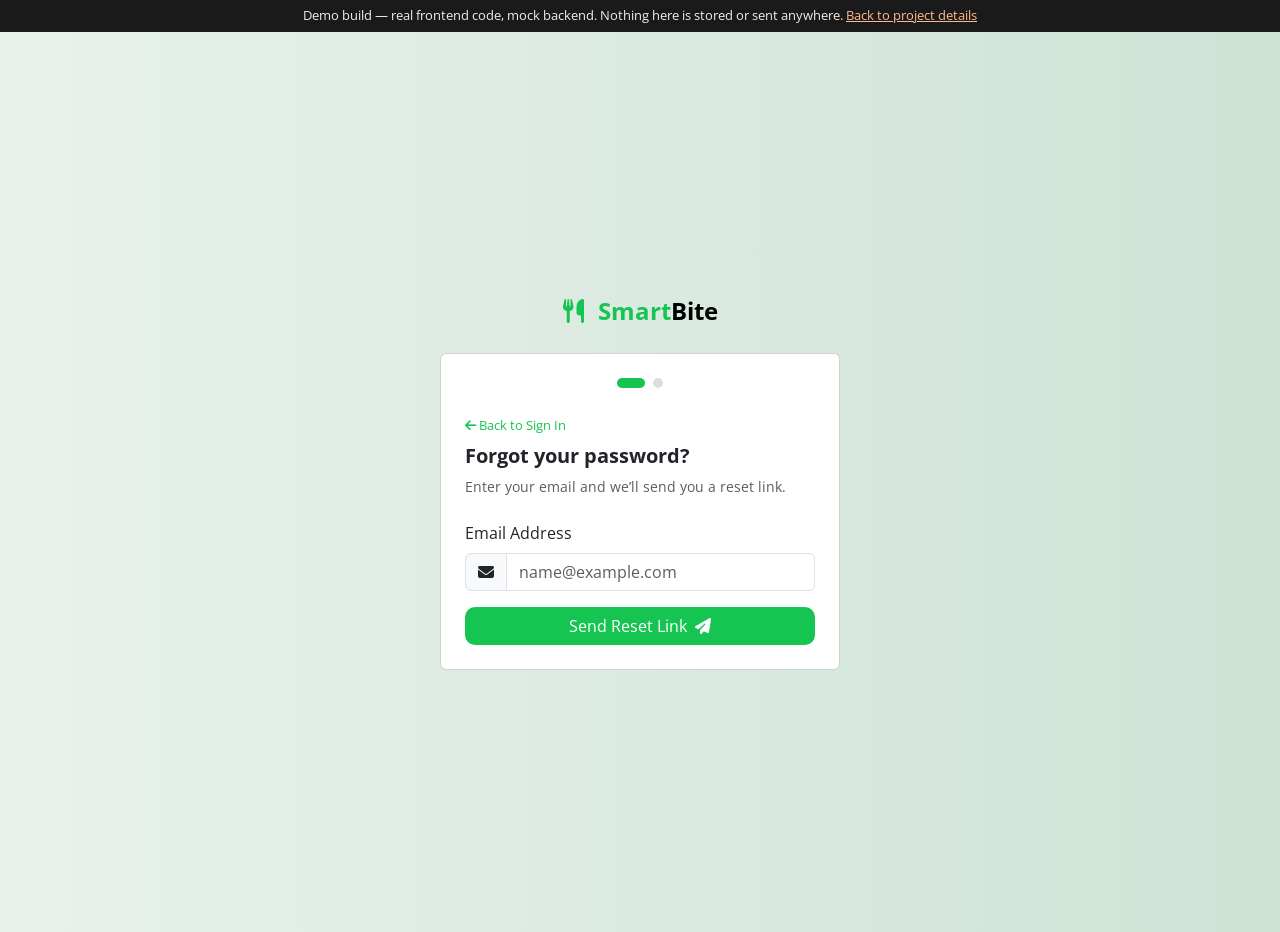
<file: forgot-password.html>
<!DOCTYPE html>
<html lang="fr">
<head>
  <meta charset="UTF-8" />
  <meta name="viewport" content="width=device-width, initial-scale=1.0" />
  <title>SmartBite - Forgot Password</title>

  <!-- Bootstrap -->
  <link href="https://cdn.jsdelivr.net/npm/bootstrap@5.3.2/dist/css/bootstrap.min.css" rel="stylesheet">
  <!-- Icons -->
  <link rel="stylesheet" href="https://cdnjs.cloudflare.com/ajax/libs/font-awesome/6.4.2/css/all.min.css">
  <!-- CSS -->
  <link rel="stylesheet" href="css/main.css">
  <link rel="stylesheet" href="css/auth.css">
  <style>
    .steps-indicator {
      display: flex;
      justify-content: center;
      gap: 8px;
      margin-bottom: 1.5rem;
    }
    .step-dot {
      width: 10px;
      height: 10px;
      border-radius: 50%;
      background: #ddd;
      transition: 0.3s;
    }
    .step-dot.active {
      background: #16c451;
      width: 28px;
      border-radius: 5px;
    }
    #step-confirm {
      display: none;
      text-align: center;
    }
    .success-icon {
      width: 70px;
      height: 70px;
      background: #e9f1ec;
      border-radius: 50%;
      display: flex;
      justify-content: center;
      align-items: center;
      margin: 0 auto 1rem;
    }
    .success-icon i {
      color: #16c451;
      font-size: 2rem;
    }
  </style>
</head>

<body>
<div style="background:#1a1a1a;color:#f4ede4;font-size:0.82rem;text-align:center;padding:6px 14px;">Demo build &mdash; real frontend code, mock backend. Nothing here is stored or sent anywhere. <a href="https://elichaamhanna.netlify.app/projects/smartbite.html" style="color:#ffb98f;">Back to project details</a></div>
<script src="js/demo-data.js"></script>
<script src="js/demo-store.js"></script>
<script src="js/demo-shim.js"></script>


<div class="container d-flex flex-column justify-content-center align-items-center min-vh-100">

  <!-- LOGO -->
  <a href="index.html" class="text-decoration-none">
    <div class="logo mb-4">
      <i class="fa-solid fa-utensils me-2 icon-green"></i>
      <span>Smart</span>Bite
    </div>
  </a>

  <!-- CARD -->
  <div class="card p-4 w-100" style="max-width: 400px;">

    <!-- STEPS -->
    <div class="steps-indicator">
      <div class="step-dot active" id="dot1"></div>
      <div class="step-dot" id="dot2"></div>
    </div>

    <!-- STEP 1 -->
    <div id="step1">
      <a href="signin.html" class="forgot">
        <i class="fa fa-arrow-left"></i> Back to Sign In
      </a>

      <h5 class="mt-2 fw-bold">Forgot your password?</h5>
      <p class="text-muted small mb-4">
        Enter your email and we’ll send you a reset link.
      </p>

      <form action="/SmartBite/Backend/api/auth/forgot-password.php" method="POST" id="form">
        
        <div class="mb-3">
          <label class="form-label">Email Address</label>
          <div class="input-group">
            <span class="input-group-text"><i class="fa fa-envelope"></i></span>
            <input type="email" name="email" class="form-control"
            placeholder="name@example.com"
            required>
          </div>
        </div>

        <button type="submit" class="btn btn-green w-100" id="btn">
          Send Reset Link <i class="fa fa-paper-plane ms-1"></i>
        </button>
      </form>
    </div>

    <!-- STEP 2 -->
    <div id="step-confirm">
      <div class="success-icon">
        <i class="fa fa-envelope-circle-check"></i>
      </div>

      <h5 class="fw-bold mt-2">Check your email</h5>
      <p class="text-muted small">
        If the email exists, a reset link has been sent.
      </p>

      <p class="text-muted small">
        The link expires in <strong>5 minutes</strong>.
      </p>

      <a href="signin.html" class="btn btn-green w-100 mt-3">
        Back to Sign In
      </a>
    </div>

  </div>
</div>

<!-- JS -->
<script>

const params = new URLSearchParams(window.location.search);

// STEP SWITCH
if (params.get("sent") === "1") {
  document.getElementById("step1").style.display = "none";
  document.getElementById("step-confirm").style.display = "block";

  document.getElementById("dot1").classList.remove("active");
  document.getElementById("dot2").classList.add("active");
}
// ERREUR COMPTE GOOGLE
if (params.get("error") === "use_google") {
  const card = document.querySelector(".card");
  const alert = document.createElement("div");
  alert.className = "alert alert-warning mt-3";
  alert.innerHTML = '<i class="fa fa-google me-2"></i>This account uses Google Sign-In. <a href="signin.html">Sign in with Google</a> instead.';
  document.getElementById("step1").appendChild(alert);
}
// LOADING BUTTON
document.getElementById("form").addEventListener("submit", () => {
  document.getElementById("btn").innerHTML = "Sending...";
});

</script>

</body>
</html>
</file>
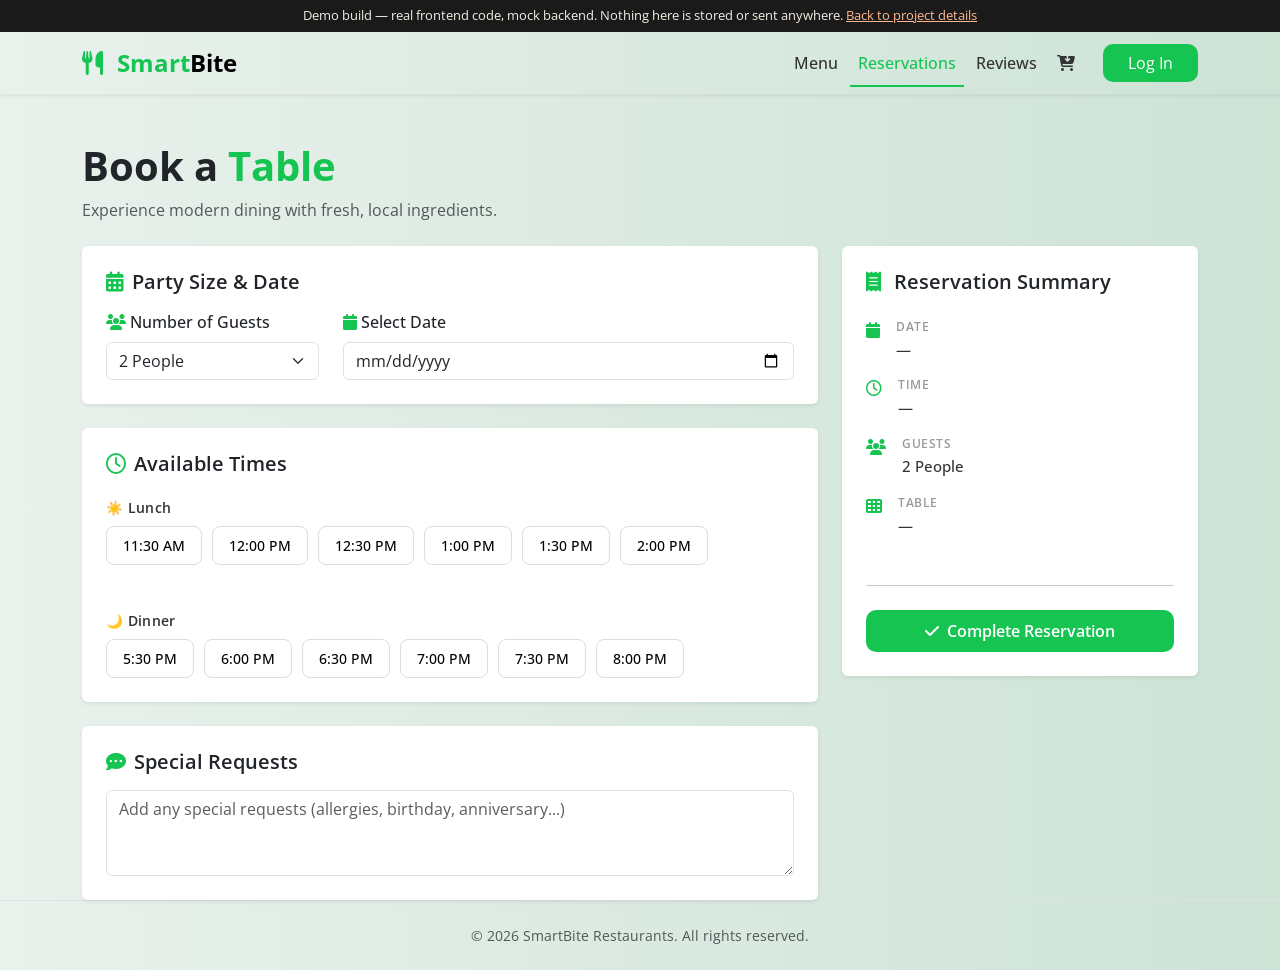
<file: reservation.html>
<!DOCTYPE html>
<html lang="en">
<head>
<meta charset="UTF-8">
<meta name="viewport" content="width=device-width, initial-scale=1.0">

<title>SmartBite | Book a Table</title>
<!-- Bootstrap -->
<link href="https://cdn.jsdelivr.net/npm/bootstrap@5.3.2/dist/css/bootstrap.min.css" rel="stylesheet">
<!-- Icons-->
 <link rel="stylesheet" href="https://cdnjs.cloudflare.com/ajax/libs/font-awesome/6.5.0/css/all.min.css">
<!-- Google Fonts -->
<link href="https://fonts.googleapis.com/css2?family=Open+Sans:ital,wght@0,300..800;1,300..800&display=swap" rel="stylesheet">
<!-- CSS -->
<link rel="stylesheet" href="css/main.css">
<link rel="stylesheet" href="css/reservation.css">
</head>

<body>
<div style="background:#1a1a1a;color:#f4ede4;font-size:0.82rem;text-align:center;padding:6px 14px;">Demo build &mdash; real frontend code, mock backend. Nothing here is stored or sent anywhere. <a href="https://elichaamhanna.netlify.app/projects/smartbite.html" style="color:#ffb98f;">Back to project details</a></div>
<script src="js/demo-data.js"></script>
<script src="js/demo-store.js"></script>
<script src="js/demo-shim.js"></script>

<!-- NAVBAR -->
<nav class="navbar navbar-expand-lg shadow-sm">
<div class="container">

<a class="navbar-brand fw-bold d-flex align-items-center gap-2" href="index.html">
  <div class="logo">
    <i class="fa-solid fa-utensils me-2 icon-green"></i>
    <span>Smart</span>Bite
    </div>
    </a>

<button class="navbar-toggler border-0" data-bs-toggle="collapse" data-bs-target="#menu">
<span class="navbar-toggler-icon"></span>
</button>

<div class="collapse navbar-collapse" id="menu">

    <ul class="navbar-nav ms-auto align-items-lg-center gap-lg-1">

      <li class="nav-item">
        <a class="nav-link" href="index.html#menu-section">Menu</a>
      </li>
<li class="nav-item">
<a class="nav-link active-page" href="#">Reservations</a>
</li>
<li class="nav-item">
<a class="nav-link" href="review.html">Reviews</a>
</li>
<li class="nav-item">
<a class="nav-link" href="cart.html">
  <i class="fa-solid fa-cart-arrow-down"></i>
</a>
</li>
<li class="nav-item ms-lg-3 mt-2 mt-lg-0">
<a href="signin.html">
<button class="btn btn-green px-4">Log In</button>
</a>
</li>

</ul>

</div>
</div>
</nav>

<!-- TITLE -->
<div class="container mt-5">
<h1 class="title fw-bold">Book a <span>Table</span></h1>
<p class="text-muted">
Experience modern dining with fresh, local ingredients.
</p>

</div>

<!-- MAIN RESERVATION SECTION -->
<div class="container mt-4">
    <form action="../Backend/api/reservation/reservation.php" method="POST" id="reservationForm">
<div class="row g-4">
<!-- LEFT SIDE -->
<div class="col-lg-8">
<!-- PARTY SIZE -->
<div class="card border-0 shadow-sm p-4 mb-4">
<h5 class="fw-semibold mb-3 d-flex align-items-center gap-2">
  <i class="fa-solid fa-calendar-days icon-green"></i>
  Party Size & Date
</h5>

<div class="row">
<div class="col-md-4">
<label class="form-label fw-medium">
    <i class="fa-solid fa-users icon-green"></i>
    Number of Guests</label>
<select class="form-select" id="guestsSelect" name="guests">
<option value="1">1 Person</option>
<option value="2" selected>2 People</option>
<option value="3" >3 People</option>
<option value="4">4 People</option>
<option value="5">5 People</option>
<option value="6">6 People</option>
<option value="7">7 People</option>
<option value="8">8 People</option>
<option value="9">9 People</option>
<option value="10">10 People</option>

</select>
</div>

<div class="col-md-8">
<label class="form-label fw-medium">
<i class="fa-solid fa-calendar icon-green"></i>
Select Date</label>
<input type="date" class="form-control" name="date" id="dateInput" required>
</div>
</div>
</div>

<!-- TIME -->

<div class="card border-0 shadow-sm p-4 mb-4">

<h5 class="fw-semibold mb-4 d-flex align-items-center gap-2">
  <i class="fa-regular fa-clock icon-green"></i>
  Available Times
</h5>
<input type="hidden" name="time" id="selectedTime">
<!-- LUNCH -->
<h6 class="meal-title d-flex align-items-center gap-2">
  <span class="badge-meal">☀️ Lunch</span>
</h6>

    <div class="time-container mb-4" 
    role="group" aria-label="Lunch time slots">
<button type="button" class="time-btn" data-time="11:30 AM">11:30 AM</button>
<button type="button" class="time-btn" data-time="12:00 PM">12:00 PM</button>
<button type="button" class="time-btn" data-time="12:30 PM">12:30 PM</button>
<button type="button" class="time-btn" data-time="1:00 PM">1:00 PM</button>
<button type="button" class="time-btn" data-time="1:30 PM">1:30 PM</button>
<button type="button" class="time-btn" data-time="2:00 PM">2:00 PM</button>
</div>

<!-- DINNER -->
<h6 class="meal-title mt-4 d-flex align-items-center gap-2">
  <span class="badge-meal">🌙 Dinner</span>
</h6>
    <div class="time-container"
     role="group" aria-label="Dinner time slots">
<button type="button" class="time-btn" data-time="5:30 PM">5:30 PM</button>
<button type="button" class="time-btn" data-time="6:00 PM">6:00 PM</button>
<button type="button" class="time-btn" data-time="6:30 PM">6:30 PM</button>
<button type="button" class="time-btn" data-time="7:00 PM">7:00 PM</button>
<button type="button" class="time-btn" data-time="7:30 PM">7:30 PM</button>
<button type="button" class="time-btn" data-time="8:00 PM">8:00 PM</button>     
</div>

</div>
<!-- SPECIAL REQUEST -->

<div class="card border-0 shadow-sm p-4">
 
<h5 class="fw-semibold mb-3 d-flex align-items-center gap-2">
  <i class="fa-solid fa-comment-dots icon-green"></i>
  Special Requests
</h5>

<textarea
class="form-control" rows="3" name="requests"
placeholder="Add any special requests (allergies, birthday, anniversary...)"
></textarea>

</div>
</div>

<!-- RIGHT SIDE -->

<div class="col-lg-4">
    <div class="card border-0 shadow-sm p-4 sticky-top">

<h5 class="fw-semibold mb-4">
    <i class="fa-solid fa-receipt icon-green me-2"></i>
    Reservation Summary</h5>
    <ul class="list-unstyled">
  <li class="d-flex align-items-start gap-3 mb-3">
    <i class="fa-solid fa-calendar icon-green mt-1"></i>
    <div>
      <div class="summary-label">Date</div>
      <div class="summary-value" id="summaryDate">—</div>
    </div>
  </li>
  <li class="d-flex align-items-start gap-3 mb-3">
    <i class="fa-regular fa-clock icon-green mt-1"></i>
    <div>
      <div class="summary-label">Time</div>
      <div class="summary-value" id="summaryTime">—</div>
    </div>
  </li>
  <li class="d-flex align-items-start gap-3 mb-3">
    <i class="fa-solid fa-users icon-green mt-1"></i>
    <div>
      <div class="summary-label">Guests</div>
      <div class="summary-value" id="summaryGuests">2 People</div>
    </div>
  </li>
 <li class="d-flex align-items-start gap-3 mb-3">
  <i class="fa-solid fa-table-cells icon-green mt-1"></i>
  <div>
    <div class="summary-label">Table</div>
    <div class="summary-value" id="summaryTable">—</div>
  </div>
</li>
</ul>
<hr class="my-3">
<div id="alertTime" class="alert alert-warning d-none py-2 small" role="alert">
  <i class="fa-solid fa-triangle-exclamation me-1"></i>
  Please select a time slot.
</div>
<button type="submit" class="btn btn-green w-100 mt-2 py-2 fw-semibold">
<i class="fa-solid fa-check me-2"></i>Complete Reservation
</button>

</div>
</div>
</div>
</div>
</form>

<!-- FOOTER -->
<footer class="text-center py-4 text-muted border-top small">
© 2026 SmartBite Restaurants. All rights reserved.
</footer>

<script src="https://cdn.jsdelivr.net/npm/bootstrap@5.3.2/dist/js/bootstrap.bundle.min.js"></script>
<script src="js/auth_navbar.js"></script>
<script src="js/reservation.js"></script>
</body>
</html>
</file>
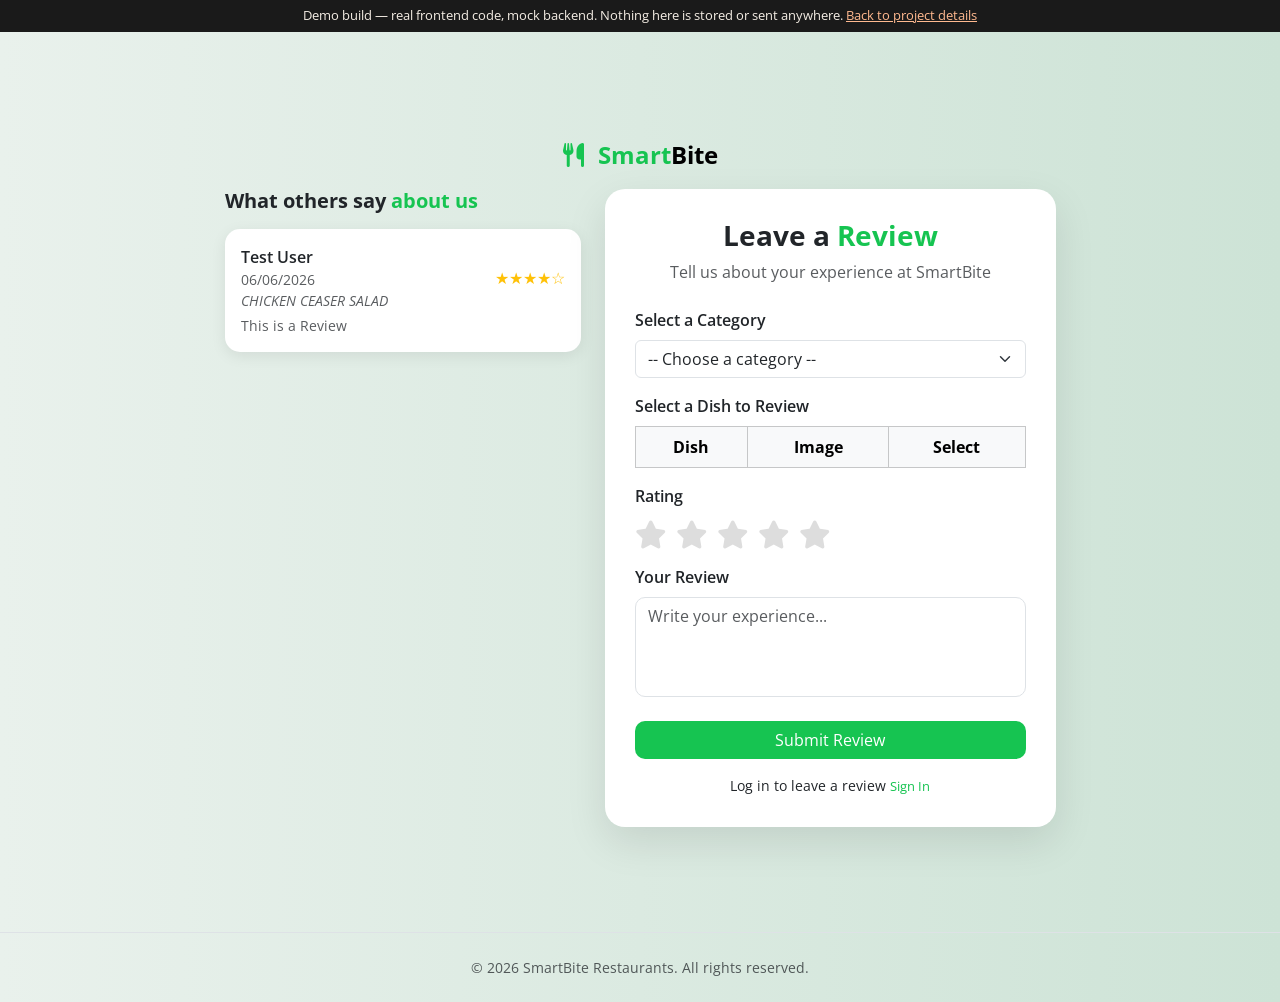
<file: review.html>
<!DOCTYPE html>
<html lang="en">
<head>
  <meta charset="UTF-8">
  <meta name="viewport" content="width=device-width, initial-scale=1.0">
  <title>SmartBite - Review</title>
  <link href="https://cdn.jsdelivr.net/npm/bootstrap@5.3.2/dist/css/bootstrap.min.css" rel="stylesheet">
  <link rel="stylesheet" href="https://cdnjs.cloudflare.com/ajax/libs/font-awesome/6.5.0/css/all.min.css">
  <link rel="stylesheet" href="css/main.css">
  <link rel="stylesheet" href="css/review.css">
</head>

<body>
<div style="background:#1a1a1a;color:#f4ede4;font-size:0.82rem;text-align:center;padding:6px 14px;">Demo build &mdash; real frontend code, mock backend. Nothing here is stored or sent anywhere. <a href="https://elichaamhanna.netlify.app/projects/smartbite.html" style="color:#ffb98f;">Back to project details</a></div>
<script src="js/demo-data.js"></script>
<script src="js/demo-store.js"></script>
<script src="js/demo-shim.js"></script>


<div class="container min-vh-100 d-flex flex-column justify-content-center py-4">

  <!-- LOGO -->
  <div class="d-flex justify-content-center mb-3">
    <a href="index.html" class="text-decoration-none">
      <div class="logo">
        <i class="fa-solid fa-utensils me-2 icon-green"></i>
        <span>Smart</span>Bite
      </div>
    </a>
  </div>

  <div class="row justify-content-center align-items-start g-4">

    <!-- Reviews colonne gauche -->
    <div class="col-12 col-lg-4 order-2 order-lg-1">
      <h5 class="fw-bold mb-3">What others say <span class="text-green">about us</span></h5>
      <div id="reviewsList">
    <div class="review-card">
        <div class="d-flex justify-content-between align-items-center mb-1">
            <div>
                <span class="fw-semibold">Test User</span>
                <p class="text-muted small mb-0">06/06/2026</p>
                <p class="text-muted small mb-0"><em>CHICKEN CEASER SALAD</em></p>
            </div>
            <span class="review-stars">★★★★☆</span>
        </div>
        <p class="text-muted small mb-0">This is a Review</p>
    </div>
      </div>
    </div>

    <!-- Form -->
    <div class="col-12 col-lg-5 order-1 order-lg-2">
      <div class="card card-review">

        <h3 class="title text-center mb-2">
          Leave a <span>Review</span>
        </h3>
        <p class="text-center text-muted mb-4">
          Tell us about your experience at SmartBite
        </p>

        <form id="reviewForm" method="POST" action="../Backend/api/review/submit_review.html">

          <!-- CATEGORY DROPDOWN -->
          <div class="mb-3">
            <label class="form-label fw-semibold">Select a Category</label>
            <select class="form-select" id="categorySelect">
              <option value="">-- Choose a category --</option>
            </select>
          </div>

          <!-- ITEM SELECTION TABLE -->
          <div class="mb-3">
            <label class="form-label fw-semibold">Select a Dish to Review</label>
            <table class="table table-bordered align-middle text-center" id="dishTable">
              <thead class="table-light">
                <tr>
                  <th>Dish</th>
                  <th>Image</th>
                  <th>Select</th>
                </tr>
              </thead>
              <tbody id="dishTableBody"></tbody>
            </table>
          </div>

          <!-- RATING -->
          <div class="mb-3">
            <label class="form-label fw-semibold">Rating</label>
            <div class="stars d-flex gap-1">
              <i class="fa-solid fa-star star" data-value="1"></i>
              <i class="fa-solid fa-star star" data-value="2"></i>
              <i class="fa-solid fa-star star" data-value="3"></i>
              <i class="fa-solid fa-star star" data-value="4"></i>
              <i class="fa-solid fa-star star" data-value="5"></i>
            </div>
            <input type="hidden" id="rating" name="rating">
          </div>

          <!-- TEXTAREA -->
          <div class="mb-4">
            <label class="form-label fw-semibold">Your Review</label>
            <textarea class="form-control" id="review" name="review" rows="4"
              placeholder="Write your experience..."></textarea>
          </div>

          <button type="submit" class="btn btn-green w-100">Submit Review</button>

                    <p class="text-center mt-3 mb-0 small" id="reviewLoginPrompt">
            Log in to leave a review
            <a href="signin.html" class="signin-link">Sign In</a>
          </p>
          
        </form>
      </div>
    </div>

  </div>
</div>

<footer class="text-center py-4 text-muted border-top small">
  © 2026 SmartBite Restaurants. All rights reserved.
</footer>

<script src="js/review.js"></script>
</body>
</html>
</file>
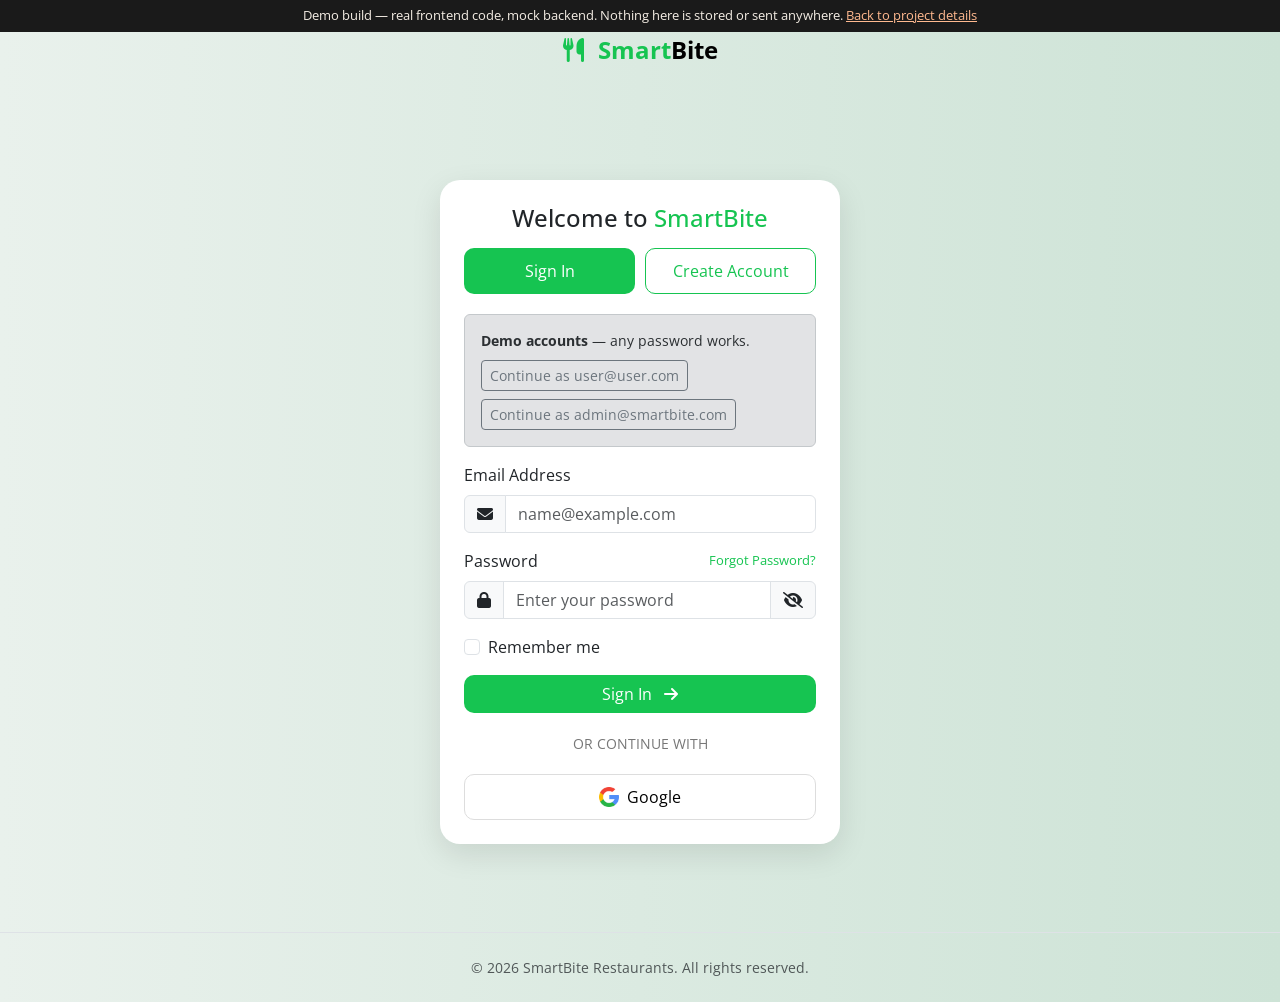
<file: signin.html>
<!DOCTYPE html>
<html lang="en">
<head>
<meta charset="UTF-8">
<meta name="viewport" content="width=device-width, initial-scale=1.0">

<title>SmartBite Login</title>
<!-- Bootstrap -->
<link href="https://cdn.jsdelivr.net/npm/bootstrap@5.3.2/dist/css/bootstrap.min.css" rel="stylesheet">
<!-- Icons -->
<link rel="stylesheet" href="https://cdnjs.cloudflare.com/ajax/libs/font-awesome/6.4.2/css/all.min.css">
<!-- CSS -->
<link rel="stylesheet" href="css/main.css">
<link rel="stylesheet" href="css/auth.css">
</head>

<body>
<div style="background:#1a1a1a;color:#f4ede4;font-size:0.82rem;text-align:center;padding:6px 14px;">Demo build &mdash; real frontend code, mock backend. Nothing here is stored or sent anywhere. <a href="https://elichaamhanna.netlify.app/projects/smartbite.html" style="color:#ffb98f;">Back to project details</a></div>
<script src="js/demo-data.js"></script>
<script src="js/demo-store.js"></script>
<script src="js/demo-shim.js"></script>


<div class="container d-flex flex-column justify-content-center align-items-center min-vh-100">
    <!-- LOGO -->
   <a href="index.html" class="text-decoration-none">
    <div class="logo mb-4">
    <i class="fa-solid fa-utensils me-2 icon-green"></i>
        <span>Smart</span>Bite</div>
   </a>
    <!-- CARD -->
    <div class="card card-login p-4 w-100">

    <h4 class="title mb-3 text-center">Welcome to <span>SmartBite</span></h4>

        <!-- TABS -->
        <div class="top-tabs">
            <button type="button" class="tab-btn active">Sign In</button>
            <button type="button" class="tab-btn" onclick="location.href='signup.html'">Create Account</button>
        </div>

        <!-- DEMO ACCOUNTS (added for this demo only — not part of the real app) -->
        <div class="alert alert-secondary small mb-3" style="font-size:0.85rem;">
            <strong>Demo accounts</strong> — any password works.
            <div class="d-flex gap-2 mt-2 flex-wrap">
                <button type="button" class="btn btn-sm btn-outline-secondary" id="demoUserBtn">Continue as user@user.com</button>
                <button type="button" class="btn btn-sm btn-outline-secondary" id="demoAdminBtn">Continue as admin@smartbite.com</button>
            </div>
        </div>

<form action="../Backend/api/auth/signin.php" id="signinForm" method="POST">
    <input type="hidden" name="redirect" id="redirectInput" value="index.html">
            <!-- EMAIL -->
            <div class="mb-3">
                <label class="form-label">Email Address</label>
                <div class="input-group">
                    <span class="input-group-text"><i class="fa fa-envelope"></i></span>
                    <input type="email" name="email" class="form-control" placeholder="name@example.com" required>
                </div>
            </div>

            <!-- PASSWORD -->
            <div class="mb-3">
                 <div class="d-flex justify-content-between align-items-center">
                 <label class="form-label mb-0">Password</label>
                <a href="forgot-password.html" class="forgot">Forgot Password?</a>
                 </div>
                
        <div class="input-group mt-2">
                <span class="input-group-text"><i class="fa fa-lock"></i></span>

            <input type="password" name="password" class="form-control" 
            placeholder="Enter your password" id="password" required>

                <span class="input-group-text" onclick="togglePassword('password','eyeIcon')">
                      <i class="fa fa-eye-slash" id="eyeIcon"></i>
                  </span>
                </div>
            </div>
<!-- REMEMBER ME -->
    <div class="mb-3 form-check">
        <input type="checkbox" name="remember_me" value="1" 
               class="form-check-input" id="rememberMe">
        <label class="form-check-label" for="rememberMe">Remember me</label>
    </div>
    <!-- ERROR MESSAGE -->
<div id="errorMsg" class="alert alert-danger d-none mb-3" role="alert"></div>
            <!-- BUTTON -->
            <button type="submit" class="btn btn-green w-100">
                Sign In <i class="fa fa-arrow-right ms-2"></i>
            </button>

            <!-- DIVIDER -->
            <div class="divider">OR CONTINUE WITH</div>

            <!-- GOOGLE -->
            <button type="button" class="social-btn w-100 d-flex justify-content-center align-items-center gap-2"
                 onclick="location.href='google-auth.php'">
 <img src="img/google.png" width="20">
                        Google
            </button>
                
        </form>
    </div>

</div>
<!-- FOOTER -->
<footer class="text-center py-4 text-muted border-top small">
© 2026 SmartBite Restaurants. All rights reserved.
</footer>
<!-- JS FILE -->
<script src="js/auth.js"></script>

</body>
</html>
</file>
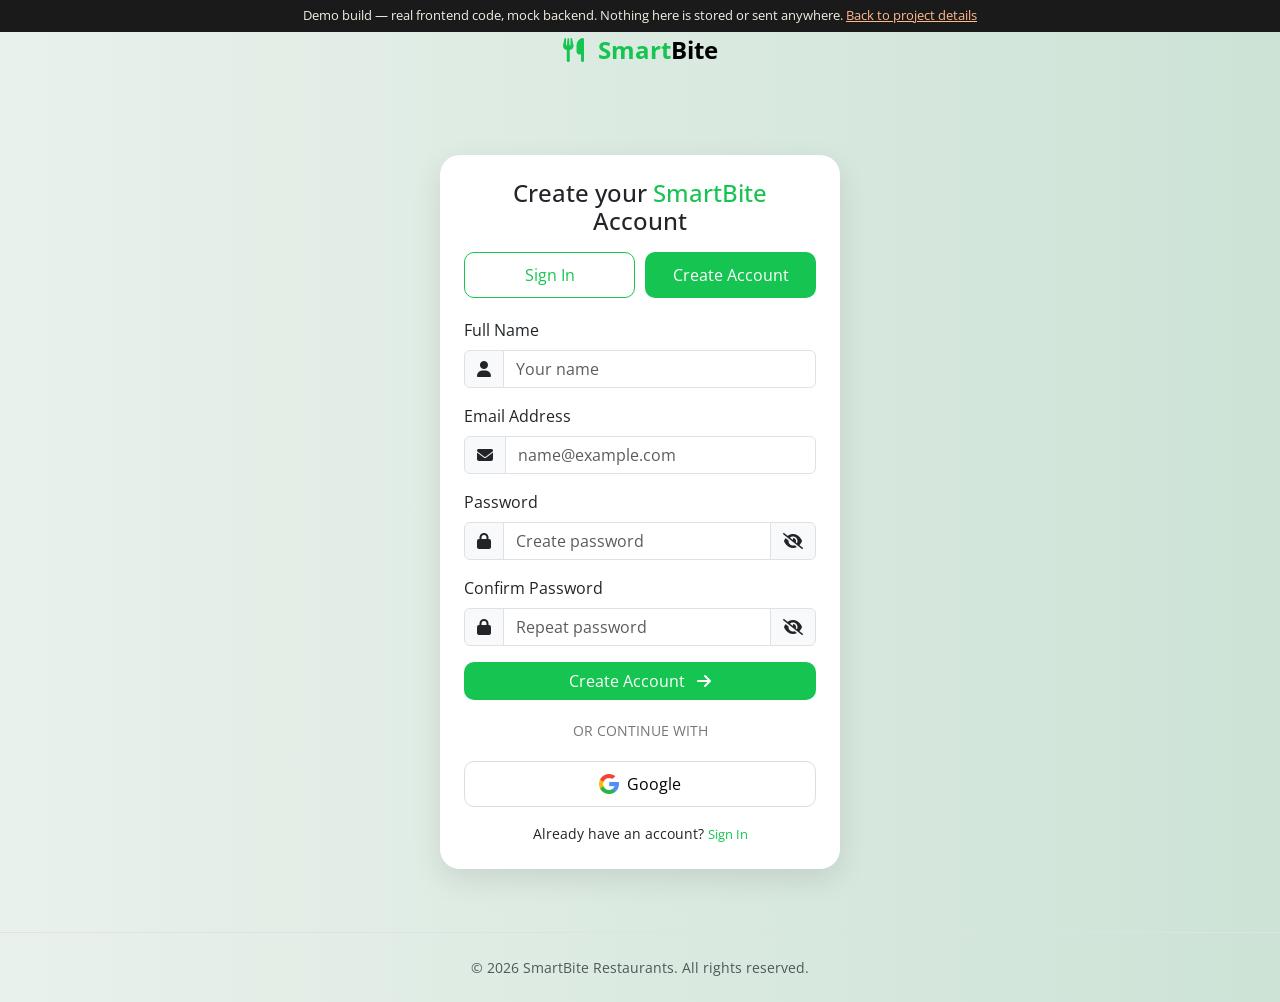
<file: signup.html>
<!DOCTYPE html>
<html lang="en">

<head>
<meta charset="UTF-8">
<meta name="viewport" content="width=device-width, initial-scale=1.0">

<title>SmartBite - Create Account</title>
<!-- Bootstrap -->
<link href="https://cdn.jsdelivr.net/npm/bootstrap@5.3.2/dist/css/bootstrap.min.css" rel="stylesheet">
<!--Icons-->
<link rel="stylesheet" href="https://cdnjs.cloudflare.com/ajax/libs/font-awesome/6.4.2/css/all.min.css">
<!-- CSS -->
<link rel="stylesheet" href="css/main.css">
<link rel="stylesheet" href="css/auth.css">
</head>

<body>
<div style="background:#1a1a1a;color:#f4ede4;font-size:0.82rem;text-align:center;padding:6px 14px;">Demo build &mdash; real frontend code, mock backend. Nothing here is stored or sent anywhere. <a href="https://elichaamhanna.netlify.app/projects/smartbite.html" style="color:#ffb98f;">Back to project details</a></div>
<script src="js/demo-data.js"></script>
<script src="js/demo-store.js"></script>
<script src="js/demo-shim.js"></script>


<div class="container d-flex flex-column justify-content-center align-items-center min-vh-100">
    <!--LOGO-->
  <a href="index.html" class="text-decoration-none">
        <div class="logo mb-4">
          <i class="fa-solid fa-utensils me-2 icon-green"></i>
           <span>Smart</span>Bite 
        </div>
  </a>
     <!-- CARD -->
<div class="card card-login p-4">

    <h4 class="title mb-3 text-center">
        Create your <span>SmartBite</span> Account
    </h4>

<!-- TABS -->
    <div class="top-tabs">
<button type="button" class="tab-btn" onclick="location.href='signin.html'">Sign In</button>
<button type="button" class="tab-btn active">Create Account</button>
    </div>

<form action="../Backend/api/auth/signup.php" id="signupForm" method="POST">

<!-- NAME -->
<div class="mb-3">
<label class="form-label">Full Name</label>
<div class="input-group">
<span class="input-group-text"><i class="fa fa-user"></i></span>
<input type="text" name="fullname" class="form-control" 
id="fullname"  placeholder="Your name" maxlength="50" required>
</div>
</div>

<!-- EMAIL -->
<div class="mb-3">
<label class="form-label">Email Address</label>
<div class="input-group">
<span class="input-group-text"><i class="fa fa-envelope"></i></span>
<input type="email" name="email" class="form-control" 
id="email" placeholder="name@example.com" maxlength="100" required>
</div>
</div>

<!-- PASSWORD -->
<div class="mb-3">
<label class="form-label">Password</label>
<div class="input-group">
<span class="input-group-text"><i class="fa fa-lock"></i></span>
<input type="password" name="password1" class="form-control" 
id="password1" placeholder="Create password" 
oninput="checkPasswordStrength()" required>
<span class="input-group-text" onclick="togglePassword('password1','eyeIcon1')">
<i class="fa fa-eye-slash" id="eyeIcon1"></i>
</span>
</div>
<!-- Message strength -->
 <div id="passwordChecklist" class="password-msg mt-1" style="display:none; line-height:1.9;">
  <div id="chk-len">  ⬜ Min. 8 characters</div>
  <div id="chk-lower">⬜ Lowercase letter (a-z)</div>
  <div id="chk-upper">⬜ Uppercase letter (A-Z)</div>
  <div id="chk-num">  ⬜ Number (0-9)</div>
  <div id="chk-spec"> ⬜ Special character (!@#$...)</div>
</div>
    
        </div>

<!-- CONFIRM -->
<div class="mb-3">
<label class="form-label">Confirm Password</label>
<div class="input-group">
<span class="input-group-text"><i class="fa fa-lock"></i></span>
<input type="password" name="confirm_password" class="form-control"
 id="password2" placeholder="Repeat password" 
 oninput="checkPasswordMatch()" required>
<span class="input-group-text" onclick="togglePassword('password2','eyeIcon2')">
<i class="fa fa-eye-slash" id="eyeIcon2"></i>
</span>
</div>
<div id="matchMessage" class="password-msg"></div>
</div>

<!-- MESSAGE ERREUR -->
<div id="errorMsg" class="alert alert-danger d-none" role="alert"></div>

<!-- BUTTON -->
<button type="submit" class="btn btn-green w-100">
Create Account <i class="fa fa-arrow-right ms-2"></i>
</button>

<!-- DIVIDER -->
<div class="divider">
OR CONTINUE WITH
</div>

<button type="button" class="social-btn w-100 d-flex justify-content-center align-items-center gap-2"
     onclick="location.href='google-auth.php'">
 <img src="img/google.png" width="20" alt="Google">
    Google
</button>

<!-- SIGN IN LINK -->
<p class="text-center mt-3 mb-0 small">
Already have an account?
<a href="signin.html" class="signin-link">Sign In</a>
</p>

</form>

</div>

</div>
<!-- FOOTER -->
<footer class="text-center py-4 text-muted border-top small">
© 2026 SmartBite Restaurants. All rights reserved.
</footer>
<script src="js/auth.js"></script>
</body>
</html>
</file>
<file: css/main.css>
@import url('https://fonts.googleapis.com/css2?family=Open+Sans:ital,wght@0,300..800;1,300..800&display=swap');


:root {
    --green: #16c451;
    --green-dark: #12a543;
    --green-light: #e9faf0;
    --primary-color: #16c451;
    --primary-color-dark: #12a543;
    --secondary-color: #4caf50;
    --white-color: #fff;
    --background-color: linear-gradient(to right, #e9f1ec, #cde3d6);
    --text-color: #333;
    --padding: 20px;
    --font-family: "Open Sans", "Noto Sans", "sans-serif";
    --text-muted: #777;
    --border-radius: 16px;
    --card-shadow: 0 4px 20px rgba(0, 0, 0, 0.07);
}

body {
    font-family: var(--font-family);
    background: var(--background-color);
}
.navbar-nav .nav-link {
    position: relative;
    color: var(--text-color);
    font-weight: 500;
    transition: color 0.3s;
    font-family: var(--font-family);
}

.navbar-nav .nav-link:hover,
.navbar-nav .nav-link.active-page {
    color: var(--green);
}

.navbar-nav .nav-link::after {
    content: "";
    position: absolute;
    left: 0;
    bottom: -4px;
    width: 0%;
    height: 2px;
    background: var(--green);
    transition: 0.3s;
}

.navbar-nav .nav-link:hover::after,
.navbar-nav .nav-link.active-page::after {
    width: 100%;
}

.logo {
    font-size: 24px;
    font-weight: 700;
    color: #000;
}

.logo span {
    color: var(--green);
}

.icon-green {
    color: var(--green);
}

.icon-green:hover {
    color: var(--green-dark);
}

.nav-avatar {
    width: 32px;
    height: 32px;
    border-radius: 50%;
    object-fit: cover;
    border: 2px solid var(--green-light);
}

.btn-green {
    background: var(--green);
    border: 1px solid transparent;
    color: white;
    transition: 0.3s;
    border-radius: 10px;
}

.btn-green:hover {
    background: white;
    color: var(--green);
    border: 1px solid var(--green);
}
</file>
<file: css/auth.css>
/* CARD */
.card-login{
    border: none;
    border-radius: 20px;
    box-shadow: 0 10px 30px rgba(0,0,0,0.1);
    max-width: 400px;
    margin: auto;
}

/* TITLE */
.title span{
    color: var(--green);
}

/* TABS */
.top-tabs{
    display: flex;
    gap: 10px;
    margin-bottom: 20px;
}
.top-tabs .tab-btn{
    flex: 1;
}
.top-tabs button{
    flex: 1;
    padding: 10px;
    border-radius: 10px;
    transition: 0.3s;
    background: #fff;
    color: var(--green);
    border: 1px solid var(--green);
}

.top-tabs .active{
    background: var(--green);
    color: #fff;
    border: 1px solid transparent;
}
.top-tabs button:hover {
    background: var(--green);
    color: #fff;
    border: 1px solid transparent;
}
/*SOCIAL(Google button)*/
.social-btn{
    border:1px solid #ddd;
    padding:10px;
    border-radius:10px;
    background:#fff;
}

/* DIVIDER(continue with) */
.divider{
    text-align:center;
    margin:20px 0;
    font-size:14px;
    color:var(--text-muted);
}

/* FORGOT */
.forgot,
.signin-link {
    color: var(--green);
    font-size:13px;
    text-decoration:none;
}

.password-msg {
    font-size: 13px;
    margin-top: 6px;
}

.social-btn,
.input-group-text[onclick]{
    cursor: pointer;
}
</file>
<file: css/reservation.css>
.badge-meal {
  font-size: 0.85rem;
  font-weight: 600;
  color: #333;
  letter-spacing: 0.3px;
}
/* TITLE */
.title span{
color:var(--green);
}
/* Lunch / Dinner */
.meal-title{
font-weight:600;
margin-bottom:10px;
}
.time-container{
display:flex;
flex-wrap:wrap;
gap:10px;
}
.time-btn {
  border: 1.5px solid #ddd;
  padding: 8px 16px;
  border-radius: 8px;
  background: white;
  cursor: pointer;
  font-size: 0.875rem;
  font-weight: 500;
  transition: 0.25s;
}
.time-btn:hover{
color:var(--green); 
border-color:var(--green);
}
/* bouton sélectionné */
.time-btn.active{
background:var(--green);
color:white;
border-color:var(--green);
}
.summary-label {
  font-size: 0.75rem;
  font-weight: 600;
  text-transform: uppercase;
  letter-spacing: 0.6px;
  color: #999;
}
.summary-value {
  font-size: 0.95rem;
  font-weight: 500;
  color: var(--text-color);
  margin-top: 2px;
}
.sticky-top {
  top: 90px;
}
.time-btn.disabled-time {
  opacity: 0.4;
  cursor: not-allowed;
  pointer-events: none;
}
@media (max-width: 768px) {
  .time-btn {
    padding: 7px 12px;
    font-size: 0.82rem;
  }
  .sticky-top {
    position: static !important;
  }
}
@media (max-width: 480px) {
  .time-container {
    gap: 8px;
  }
  .time-btn {
    flex: 1 1 calc(33% - 8px);
    text-align: center;
    padding: 8px 6px;
    font-size: 0.8rem;
  }
}
</file>
<file: css/review.css>
/* CARD */
.card-review{
border-radius:20px;
box-shadow:0 15px 40px rgba(0,0,0,0.1);
border:none;
background:white;
padding:30px;
}
/* TITLE */
.title{
font-weight:700;
text-align:center;
margin-bottom:5px;
}
.title span{
color:var(--green);
}
/* INPUTS */
.form-control{
height:45px;
border-radius:10px;
}
/* TEXTAREA */
textarea.form-control{
height:100px;
resize:none;
}
/* STARS */
.stars{
font-size:28px;
cursor:pointer;
margin-top:5px;
}
.star{
color:#ddd;
margin-right:5px;
transition: 0.2s;
}
.star:hover{
color:#ffc107;
transform: scale(1.1);
}
.star.active{
color:#ffc107;
}
.signin-link {
    color: var(--green);
    font-size:13px;
    text-decoration:none;
}
.text-green {
  color: var(--green);
}
/* REVIEW CARDS (colonne gauche) */
.review-card {
  background: white;
  border-radius: 15px;
  box-shadow: 0 4px 15px rgba(0, 0, 0, 0.08);
  padding: 1rem;
  margin-bottom: 1rem;
}
.review-stars {
  color: #ffc107;
}
</file>
